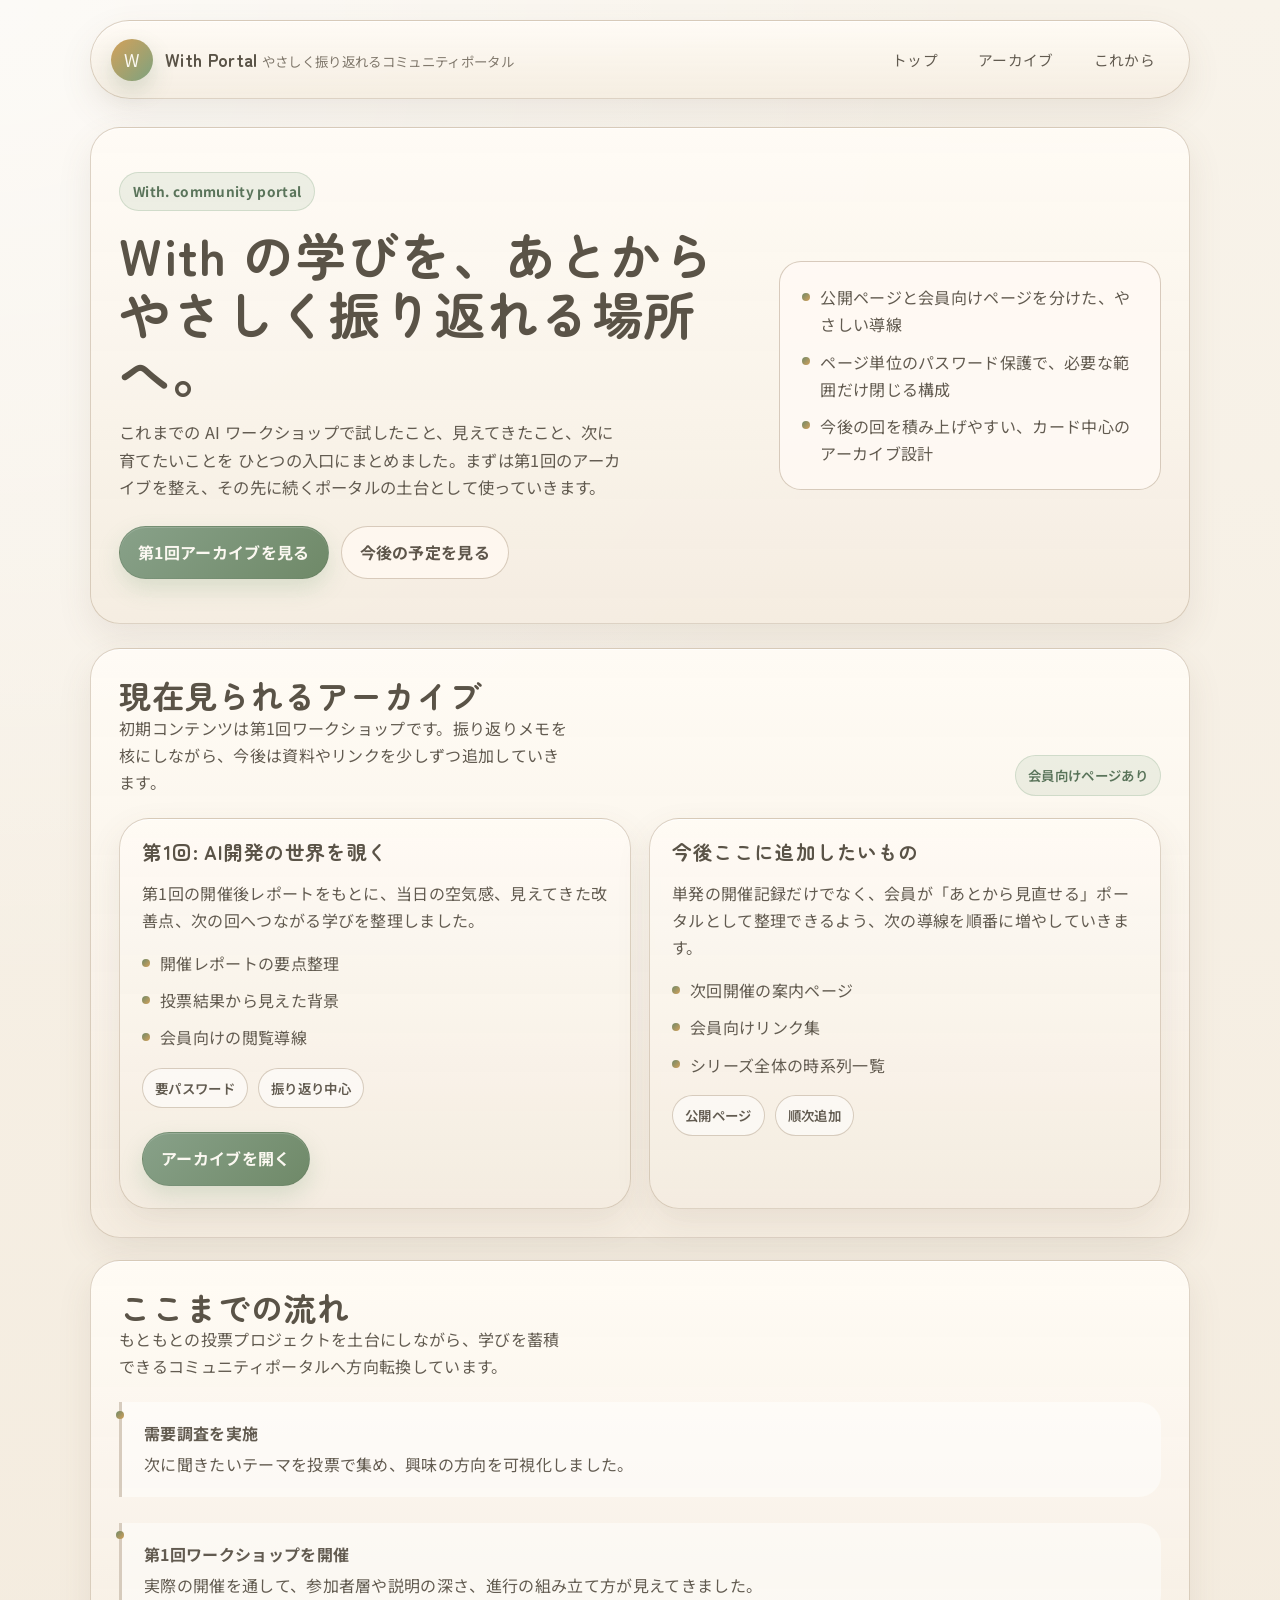
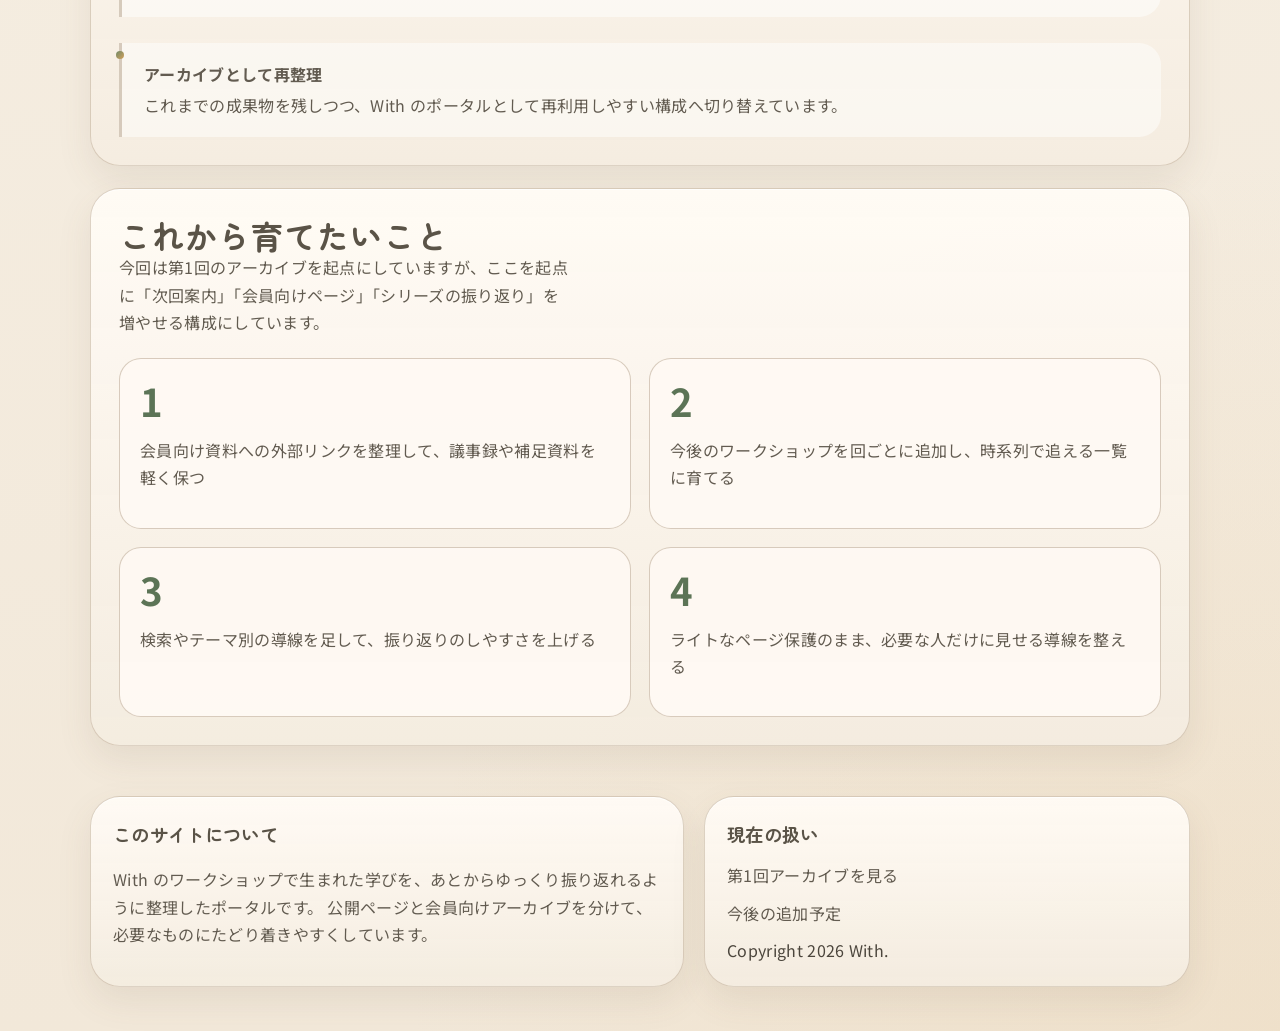
<file: site/index.html>
<!DOCTYPE html>
<html lang="ja">
  <head>
    <meta charset="UTF-8" />
    <meta name="viewport" content="width=device-width, initial-scale=1.0" />
    <title>With Portal</title>
    <meta
      name="description"
      content="With コミュニティのワークショップを振り返るためのポータルサイトです。第1回のアーカイブと、今後の展開方針をまとめています。"
    />
    <link rel="stylesheet" href="./assets/css/main.css" />
    <link rel="stylesheet" href="./assets/css/with-theme.css" />
    <script defer src="./assets/js/layout.js"></script>
  </head>
  <body data-base-path="./">
    <div class="page-shell">
      <div data-include="header"></div>

      <main class="container">
        <section class="hero">
          <div class="hero__grid">
            <div>
              <span class="eyebrow">With. community portal</span>
              <h1>With の学びを、あとからやさしく振り返れる場所へ。</h1>
              <p class="hero__lead">
                これまでの AI ワークショップで試したこと、見えてきたこと、次に育てたいことを
                ひとつの入口にまとめました。まずは第1回のアーカイブを整え、その先に続くポータルの土台として使っていきます。
              </p>
              <div class="hero__actions">
                <a class="btn-main" href="#archives">第1回アーカイブを見る</a>
                <a class="btn-secondary" href="#next">今後の予定を見る</a>
              </div>
            </div>

            <aside class="hero__aside" aria-label="ポータルの方針">
              <ul>
                <li>公開ページと会員向けページを分けた、やさしい導線</li>
                <li>ページ単位のパスワード保護で、必要な範囲だけ閉じる構成</li>
                <li>今後の回を積み上げやすい、カード中心のアーカイブ設計</li>
              </ul>
            </aside>
          </div>
        </section>

        <section class="section" id="archives">
          <div class="section-head">
            <div>
              <h2>現在見られるアーカイブ</h2>
              <p>
                初期コンテンツは第1回ワークショップです。振り返りメモを核にしながら、今後は資料やリンクを少しずつ追加していきます。
              </p>
            </div>
            <span class="chip-main">会員向けページあり</span>
          </div>

          <div class="card-grid">
            <article class="card">
              <h3>第1回: AI開発の世界を覗く</h3>
              <p>
                第1回の開催後レポートをもとに、当日の空気感、見えてきた改善点、次の回へつながる学びを整理しました。
              </p>
              <ul class="bullet-list">
                <li>開催レポートの要点整理</li>
                <li>投票結果から見えた背景</li>
                <li>会員向けの閲覧導線</li>
              </ul>
              <div class="card__meta">
                <span class="swatch-chip">要パスワード</span>
                <span class="swatch-chip">振り返り中心</span>
              </div>
              <div class="hero__actions">
                <a class="btn-main" href="./workshops/session-1.html">アーカイブを開く</a>
              </div>
            </article>

            <article class="card">
              <h3>今後ここに追加したいもの</h3>
              <p>
                単発の開催記録だけでなく、会員が「あとから見直せる」ポータルとして整理できるよう、次の導線を順番に増やしていきます。
              </p>
              <ul class="bullet-list">
                <li>次回開催の案内ページ</li>
                <li>会員向けリンク集</li>
                <li>シリーズ全体の時系列一覧</li>
              </ul>
              <div class="card__meta">
                <span class="swatch-chip">公開ページ</span>
                <span class="swatch-chip">順次追加</span>
              </div>
            </article>
          </div>
        </section>

        <section class="section">
          <div class="section-head">
            <div>
              <h2>ここまでの流れ</h2>
              <p>もともとの投票プロジェクトを土台にしながら、学びを蓄積できるコミュニティポータルへ方向転換しています。</p>
            </div>
          </div>

          <ol class="timeline">
            <li>
              <strong>需要調査を実施</strong>
              次に聞きたいテーマを投票で集め、興味の方向を可視化しました。
            </li>
            <li>
              <strong>第1回ワークショップを開催</strong>
              実際の開催を通して、参加者層や説明の深さ、進行の組み立て方が見えてきました。
            </li>
            <li>
              <strong>アーカイブとして再整理</strong>
              これまでの成果物を残しつつ、With のポータルとして再利用しやすい構成へ切り替えています。
            </li>
          </ol>
        </section>

        <section class="section" id="next">
          <div class="section-head">
            <div>
              <h2>これから育てたいこと</h2>
              <p>
                今回は第1回のアーカイブを起点にしていますが、ここを起点に「次回案内」「会員向けページ」「シリーズの振り返り」を増やせる構成にしています。
              </p>
            </div>
          </div>

          <div class="metric-grid">
            <article class="metric-card">
              <strong>1</strong>
              <p>会員向け資料への外部リンクを整理して、議事録や補足資料を軽く保つ</p>
            </article>
            <article class="metric-card">
              <strong>2</strong>
              <p>今後のワークショップを回ごとに追加し、時系列で追える一覧に育てる</p>
            </article>
            <article class="metric-card">
              <strong>3</strong>
              <p>検索やテーマ別の導線を足して、振り返りのしやすさを上げる</p>
            </article>
            <article class="metric-card">
              <strong>4</strong>
              <p>ライトなページ保護のまま、必要な人だけに見せる導線を整える</p>
            </article>
          </div>
        </section>
      </main>

      <div data-include="footer"></div>
    </div>
  </body>
</html>
</file>
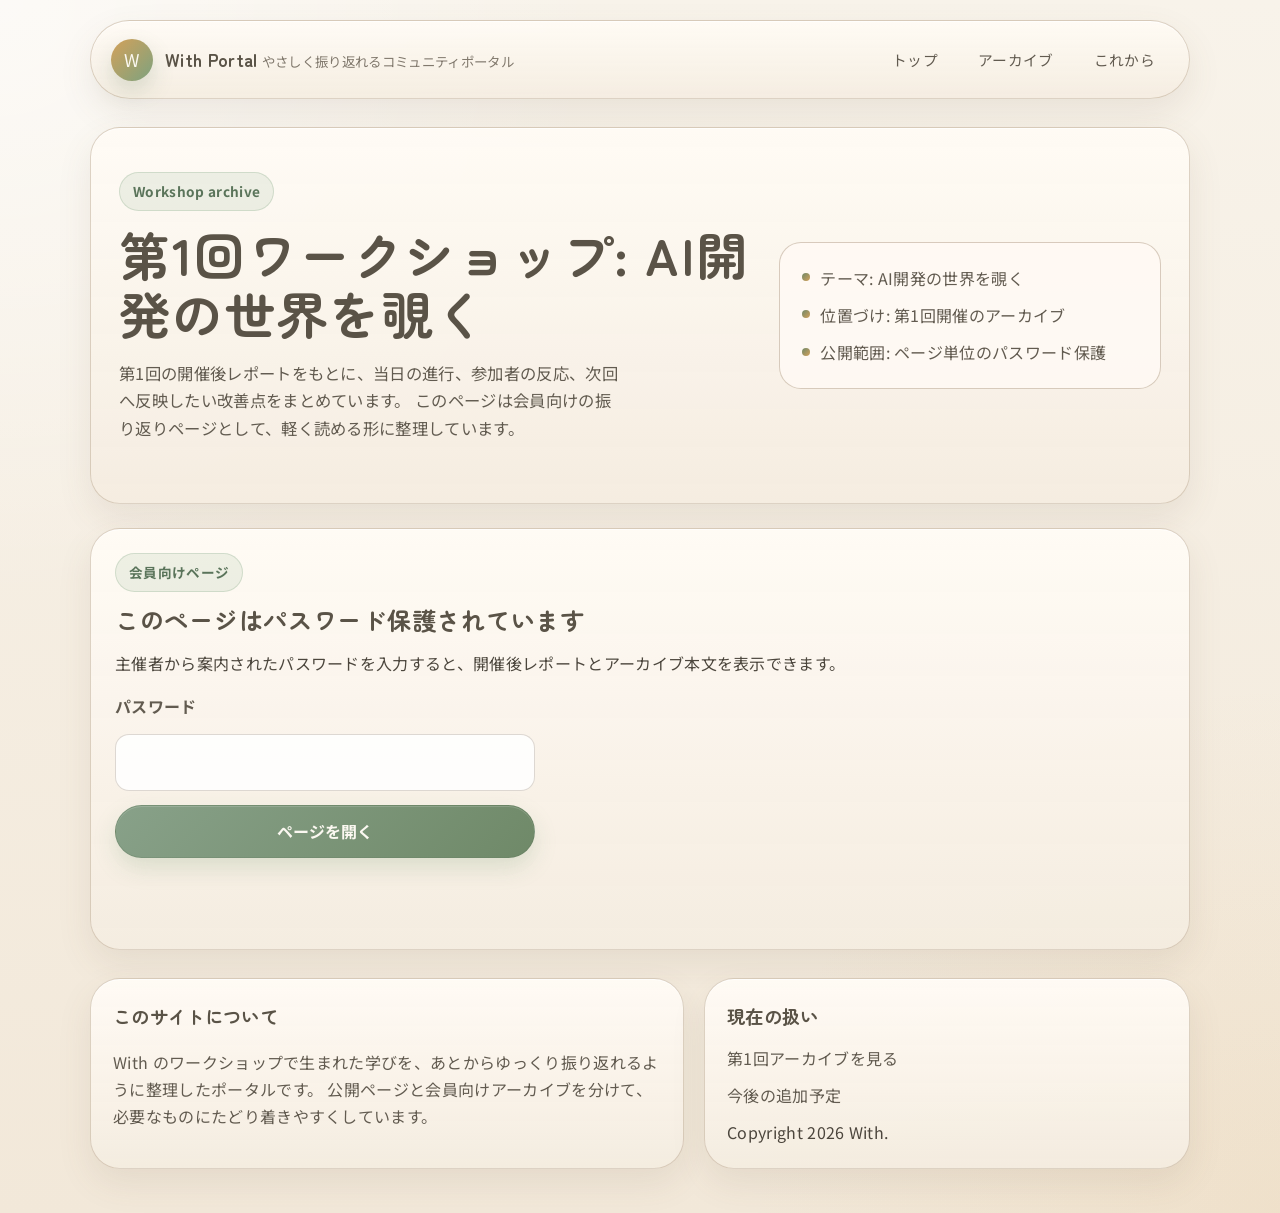
<file: site/workshops/session-1.html>
<!DOCTYPE html>
<html lang="ja">
  <head>
    <meta charset="UTF-8" />
    <meta name="viewport" content="width=device-width, initial-scale=1.0" />
    <title>With Portal | 第1回アーカイブ</title>
    <meta
      name="description"
      content="With 第1回ワークショップ「AI開発の世界を覗く」のアーカイブページです。開催後の振り返りと、次回へつながる学びをまとめています。"
    />
    <link rel="stylesheet" href="../assets/css/main.css" />
    <link rel="stylesheet" href="../assets/css/with-theme.css" />
    <script defer src="../assets/js/layout.js"></script>
    <script defer src="../assets/js/password-gate.js"></script>
  </head>
  <body data-base-path="../">
    <div class="page-shell">
      <div data-include="header"></div>

      <main class="container">
        <section class="hero">
          <div class="hero__grid">
            <div>
              <span class="eyebrow">Workshop archive</span>
              <h1>第1回ワークショップ: AI開発の世界を覗く</h1>
              <p class="hero__lead">
                第1回の開催後レポートをもとに、当日の進行、参加者の反応、次回へ反映したい改善点をまとめています。
                このページは会員向けの振り返りページとして、軽く読める形に整理しています。
              </p>
            </div>

            <aside class="hero__aside" aria-label="概要">
              <ul>
                <li>テーマ: AI開発の世界を覗く</li>
                <li>位置づけ: 第1回開催のアーカイブ</li>
                <li>公開範囲: ページ単位のパスワード保護</li>
              </ul>
            </aside>
          </div>
        </section>

        <section
          class="password-shell"
          data-password-gate
          data-password-hash="3a069e54b4c4dedbcb17a08608dbce68b7dfdcda45462fe67ae970f8779f625c"
          data-gate-key="with-session-1"
        >
          <section class="password-panel">
            <span class="eyebrow">会員向けページ</span>
            <h2>このページはパスワード保護されています</h2>
            <p>
              主催者から案内されたパスワードを入力すると、開催後レポートとアーカイブ本文を表示できます。
            </p>

            <form class="password-form">
              <label for="session-password">パスワード</label>
              <input
                id="session-password"
                type="password"
                name="password"
                autocomplete="current-password"
                data-password-input
              />
              <button class="btn-main" type="submit">ページを開く</button>
              <p class="password-status" data-password-status aria-live="polite"></p>
            </form>
          </section>

          <div class="protected-content" hidden>
            <section class="section">
              <div class="section-head">
                <div>
                  <h2>この回で見えたこと</h2>
                  <p>開催後レポートから、次回の設計にそのまま活かしたいポイントを抜き出しています。</p>
                </div>
              </div>

              <div class="card-grid">
                <article class="card">
                  <h3>進行面の学び</h3>
                  <ul class="bullet-list">
                    <li>やや説明中心になりやすかった</li>
                    <li>先に「できること」を見せてから逆引きで説明した方が伝わりやすい</li>
                    <li>細かい説明の前に到達イメージや実例を示す方がよい</li>
                  </ul>
                </article>

                <article class="card">
                  <h3>参加者層の見え方</h3>
                  <ul class="bullet-list">
                    <li>上級者もいるが、全体としては初心者寄り</li>
                    <li>PC リテラシーや前提知識の補助が必要だった</li>
                    <li>導入で「そもそも何か」を説明する時間が重要</li>
                  </ul>
                </article>
              </div>
            </section>

            <section class="section">
              <div class="section-head">
                <div>
                  <h2>次回へつなげる改善の方向</h2>
                  <p>今回の振り返りを、そのまま今後のシリーズ設計に反映できる形でまとめています。</p>
                </div>
              </div>

              <ol class="timeline">
                <li>
                  <strong>デモ先行に寄せる</strong>
                  先に完成イメージや実例を見せてから、必要な手順を逆引きで説明する流れへ寄せる。
                </li>
                <li>
                  <strong>シリーズ前提で育てる</strong>
                  単発で詰め込みすぎず、回をまたいで理解を積み上げられる設計にする。
                </li>
                <li>
                  <strong>初心者向け導入を厚くする</strong>
                  基礎用語や前提知識を最初に整え、参加しやすい入口を作る。
                </li>
              </ol>
            </section>

            <section class="section">
              <div class="section-head">
                <div>
                  <h2>投票結果の振り返り</h2>
                  <p>第1回に至るまでの興味関心の流れを、もとの投票結果から振り返れるようにしています。</p>
                </div>
              </div>

              <div class="table-wrap">
                <table>
                  <thead>
                    <tr>
                      <th>テーマ</th>
                      <th>票数</th>
                    </tr>
                  </thead>
                  <tbody>
                    <tr>
                      <td>AIでツールを作る</td>
                      <td>11</td>
                    </tr>
                    <tr>
                      <td>AI開発の世界を覗く</td>
                      <td>7</td>
                    </tr>
                    <tr>
                      <td>ChatGPTなどを仕事の相棒として使う</td>
                      <td>4</td>
                    </tr>
                    <tr>
                      <td>企業でのAI導入とMS Copilot</td>
                      <td>1</td>
                    </tr>
                  </tbody>
                </table>
              </div>
            </section>

            <section class="section">
              <div class="section-head">
                <div>
                  <h2>関連資料</h2>
                  <p>重いファイルはそのまま埋め込まず、軽く見られる導線を基本にしています。</p>
                </div>
              </div>

              <div class="card-grid">
                <article class="card">
                  <h3>開催後レポート</h3>
                  <p>
                    このページは `docs/reports/第1回ワークショップ_開催後レポート.md`
                    をもとに再構成しています。今後の正史へ昇格する前の、振り返りレーンの内容です。
                  </p>
                  <div class="card__meta">
                    <span class="swatch-chip">履歴・振り返り</span>
                    <span class="swatch-chip">要約反映済み</span>
                  </div>
                </article>

                <article class="card">
                  <h3>議事録 PDF</h3>
                  <p>
                    元の PDF は大きいため、いったんリポジトリ管理外のローカル保管へ移しています。
                    閲覧用には、共有されていた外部リンクから軽く参照できる形にしています。
                  </p>
                  <div class="alert-info">
                    公開側では軽い導線を優先し、PDF 本体は別保管にしています。
                  </div>
                  <div class="hero__actions">
                    <a
                      class="btn-secondary"
                      href="https://x.gd/i5m5n"
                      target="_blank"
                      rel="noreferrer"
                    >
                      議事録リンクを開く
                    </a>
                  </div>
                </article>
              </div>
            </section>
          </div>
        </section>
      </main>

      <div data-include="footer"></div>
    </div>
  </body>
</html>
</file>
<file: site/assets/css/main.css>
@import url("https://fonts.googleapis.com/css2?family=Noto+Sans+JP:wght@400;500;700&family=Zen+Maru+Gothic:wght@500;700&display=swap");

:root {
  --font-body:
    "Noto Sans JP",
    "Hiragino Sans",
    "Yu Gothic UI",
    "Yu Gothic",
    Meiryo,
    sans-serif;
  --font-heading:
    "Zen Maru Gothic",
    "Noto Sans JP",
    "Hiragino Sans",
    "Yu Gothic UI",
    "Yu Gothic",
    Meiryo,
    sans-serif;
  --bg: #f6f1e8;
  --bg-elevated: #efe6d9;
  --card: rgba(255, 252, 246, 0.92);
  --card-strong: #fffaf3;
  --card-hover: #f6ede2;
  --ink: #4b463f;
  --muted: #7d7467;
  --muted-strong: #5f584e;
  --accent: #748c6e;
  --accent-strong: #5c7456;
  --accent-soft: rgba(116, 140, 110, 0.16);
  --line: rgba(119, 101, 80, 0.16);
  --line-strong: rgba(119, 101, 80, 0.28);
  --danger: #ba6c60;
  --success: #5f8f67;
  --warning: #b58a4e;
  --info: #6e86a2;
  --button-text: #fbf8f1;
  --radius-sm: 14px;
  --radius-md: 22px;
  --radius-lg: 30px;
  --shadow-lg: 0 28px 72px rgba(92, 77, 59, 0.16);
  --shadow-md: 0 14px 34px rgba(92, 77, 59, 0.1);
}

*,
*::before,
*::after {
  box-sizing: border-box;
}

html {
  scroll-behavior: smooth;
}

body {
  margin: 0;
  font-family: var(--font-body);
  line-height: 1.7;
  letter-spacing: 0.02em;
  color: var(--ink);
  background-color: var(--bg);
  min-height: 100vh;
}

a {
  color: inherit;
  text-decoration: none;
}

img {
  max-width: 100%;
  display: block;
}

button,
input,
textarea,
select {
  font: inherit;
}

button {
  cursor: pointer;
}

.page-shell {
  position: relative;
  min-height: 100vh;
}

.container {
  width: min(1100px, calc(100% - 32px));
  margin: 0 auto;
}

.site-header,
.site-footer {
  position: relative;
  z-index: 1;
}

.site-header {
  padding: 20px 0 0;
}

.site-header__inner,
.site-footer__inner {
  width: min(1100px, calc(100% - 32px));
  margin: 0 auto;
}

.site-nav {
  display: flex;
  align-items: center;
  justify-content: space-between;
  gap: 20px;
  padding: 16px 20px;
  border: 1px solid var(--line);
  border-radius: 999px;
  background: rgba(255, 250, 243, 0.82);
  box-shadow: var(--shadow-md);
  backdrop-filter: blur(10px);
}

.site-brand {
  display: inline-flex;
  align-items: center;
  gap: 12px;
  min-width: 0;
}

.site-brand__mark {
  display: grid;
  place-items: center;
  width: 42px;
  height: 42px;
  border-radius: 50%;
  background: linear-gradient(135deg, #d9ab65, #738d6d);
  color: var(--button-text);
  font-size: 1.1rem;
  box-shadow: 0 10px 22px rgba(111, 137, 104, 0.24);
}

.site-brand__name {
  font-family: var(--font-heading);
  font-size: 1.1rem;
  font-weight: 700;
}

.site-brand__tagline {
  color: var(--muted);
  font-size: 0.84rem;
}

.site-nav__links {
  display: flex;
  flex-wrap: wrap;
  justify-content: flex-end;
  gap: 12px;
}

.site-nav__links a {
  padding: 10px 14px;
  color: var(--muted-strong);
  font-size: 0.92rem;
  border-radius: 999px;
}

.site-nav__links a:hover,
.site-nav__links a:focus-visible {
  background: var(--accent-soft);
  outline: none;
}

.hero,
.section,
.card,
.password-panel {
  position: relative;
  z-index: 1;
  border: 1px solid var(--line);
  border-radius: var(--radius-lg);
  background: var(--card);
  box-shadow: var(--shadow-md);
}

.hero {
  margin: 28px auto 24px;
  padding: 44px 28px;
}

.hero__grid {
  display: grid;
  grid-template-columns: minmax(0, 1.25fr) minmax(260px, 0.75fr);
  gap: 24px;
  align-items: center;
}

.eyebrow {
  display: inline-flex;
  align-items: center;
  gap: 8px;
  padding: 0.42rem 0.82rem;
  border: 1px solid var(--line);
  border-radius: 999px;
  background: var(--accent-soft);
  color: var(--accent-strong);
  font-size: 0.85rem;
  font-weight: 700;
}

.hero h1,
.section h2,
.card h3,
.password-panel h2 {
  margin: 14px 0 12px;
  font-family: var(--font-heading);
  line-height: 1.16;
  letter-spacing: 0.03em;
  color: var(--muted-strong);
}

.hero h1 {
  font-size: clamp(2rem, 4vw, 3.4rem);
}

.hero p,
.section p,
.card p,
.site-footer p,
.site-footer li,
.meta-list dd,
.metric-card p {
  color: var(--muted-strong);
}

.hero__lead {
  font-size: 1.02rem;
  max-width: 56ch;
}

.hero__actions {
  display: flex;
  flex-wrap: wrap;
  gap: 12px;
  margin-top: 24px;
}

.hero__aside {
  padding: 22px;
  border: 1px solid var(--line);
  border-radius: var(--radius-md);
  background: var(--card-strong);
}

.hero__aside ul,
.bullet-list,
.timeline,
.mini-list,
.meta-list {
  margin: 0;
  padding: 0;
  list-style: none;
}

.hero__aside li,
.bullet-list li,
.timeline li,
.mini-list li {
  position: relative;
  padding-left: 18px;
  color: var(--muted-strong);
}

.hero__aside li + li,
.bullet-list li + li,
.timeline li + li,
.mini-list li + li {
  margin-top: 10px;
}

.hero__aside li::before,
.bullet-list li::before,
.timeline li::before,
.mini-list li::before {
  content: "";
  position: absolute;
  left: 0;
  top: 0.78em;
  width: 8px;
  height: 8px;
  border-radius: 50%;
  background: linear-gradient(135deg, var(--accent), #d3a15a);
  transform: translateY(-50%);
}

.section {
  margin-bottom: 22px;
  padding: 28px;
}

.section-head {
  display: flex;
  justify-content: space-between;
  align-items: flex-end;
  gap: 16px;
  margin-bottom: 22px;
}

.section-head h2 {
  margin: 0;
  font-size: clamp(1.45rem, 3vw, 2rem);
}

.section-head p {
  margin: 0;
  max-width: 50ch;
}

.card-grid,
.metric-grid,
.timeline-grid {
  display: grid;
  grid-template-columns: repeat(2, minmax(0, 1fr));
  gap: 18px;
}

.card {
  padding: 22px;
}

.card h3 {
  margin-top: 0;
  font-size: 1.22rem;
}

.card__meta {
  display: flex;
  flex-wrap: wrap;
  gap: 10px;
  margin-top: 16px;
}

.chip-main,
.swatch-chip,
.chip-outline {
  display: inline-flex;
  align-items: center;
  gap: 8px;
  padding: 8px 12px;
  border-radius: 999px;
  border: 1px solid var(--line);
  background: rgba(255, 255, 255, 0.56);
  color: var(--muted-strong);
  font-size: 0.84rem;
  font-weight: 600;
}

.chip-main {
  background: var(--accent-soft);
  color: var(--accent-strong);
  border-color: rgba(111, 137, 104, 0.26);
}

.metric-card {
  padding: 20px;
  border-radius: var(--radius-md);
  border: 1px solid var(--line);
  background: var(--card-strong);
}

.metric-card strong {
  display: block;
  margin-bottom: 4px;
  font-size: clamp(1.5rem, 3vw, 2.4rem);
  line-height: 1.1;
  color: var(--accent-strong);
}

.timeline {
  display: grid;
  gap: 16px;
}

.timeline li {
  padding: 18px 18px 18px 22px;
  border-left: 3px solid rgba(111, 137, 104, 0.38);
  background: rgba(255, 255, 255, 0.48);
  border-radius: 0 var(--radius-md) var(--radius-md) 0;
}

.timeline li::before {
  left: -6px;
}

.timeline strong {
  display: block;
  margin-bottom: 4px;
  color: var(--muted-strong);
}

.table-wrap {
  overflow-x: auto;
  border: 1px solid var(--line);
  border-radius: var(--radius-md);
}

table {
  width: 100%;
  border-collapse: collapse;
}

th,
td {
  padding: 14px 16px;
  text-align: left;
}

thead {
  background: rgba(111, 137, 104, 0.08);
}

tbody tr + tr {
  border-top: 1px solid var(--line);
}

.btn-main,
.btn-secondary,
.btn-ghost {
  display: inline-flex;
  align-items: center;
  justify-content: center;
  gap: 8px;
  min-height: 46px;
  padding: 12px 18px;
  border-radius: 999px;
  border: 1px solid transparent;
  font-weight: 700;
  transition:
    transform 180ms ease,
    box-shadow 180ms ease,
    background 180ms ease,
    border-color 180ms ease;
}

.btn-main:hover,
.btn-secondary:hover,
.btn-ghost:hover,
.btn-main:focus-visible,
.btn-secondary:focus-visible,
.btn-ghost:focus-visible {
  transform: translateY(-1px);
  outline: none;
}

.btn-main {
  background: linear-gradient(135deg, var(--accent), var(--accent-strong));
  color: var(--button-text);
  box-shadow: 0 10px 22px rgba(111, 137, 104, 0.24);
}

.btn-secondary {
  background: rgba(255, 249, 241, 0.88);
  color: var(--muted-strong);
  border-color: var(--line-strong);
}

.btn-ghost {
  background: transparent;
  color: var(--muted-strong);
  border-color: var(--line);
}

.alert,
.alert-info,
.alert-success,
.alert-warning,
.alert-danger {
  padding: 16px 18px;
  border-radius: var(--radius-md);
  border: 1px solid var(--line);
}

.alert-info {
  background: rgba(110, 134, 162, 0.12);
  border-color: rgba(110, 134, 162, 0.24);
  color: #556680;
}

.alert-success {
  background: rgba(95, 143, 103, 0.12);
  border-color: rgba(95, 143, 103, 0.24);
  color: #4d7351;
}

.alert-warning {
  background: rgba(181, 138, 78, 0.14);
  border-color: rgba(181, 138, 78, 0.24);
  color: #7a5f32;
}

.alert-danger {
  background: rgba(186, 108, 96, 0.12);
  border-color: rgba(186, 108, 96, 0.24);
  color: #874d45;
}

.password-shell {
  display: grid;
  gap: 24px;
}

.password-panel {
  padding: 24px;
}

.password-form {
  display: grid;
  gap: 14px;
  max-width: 420px;
}

.password-form label {
  font-weight: 700;
  color: var(--muted-strong);
}

.password-form input {
  width: 100%;
  padding: 14px 16px;
  border-radius: var(--radius-sm);
  border: 1px solid var(--line-strong);
  background: rgba(255, 255, 255, 0.86);
  color: var(--ink);
}

.password-form input:focus {
  border-color: rgba(111, 137, 104, 0.42);
  outline: none;
  box-shadow: 0 0 0 4px rgba(111, 137, 104, 0.12);
}

.password-status {
  min-height: 1.6em;
  font-size: 0.92rem;
  color: var(--muted);
}

.protected-content[hidden] {
  display: none !important;
}

.footer-grid {
  display: grid;
  grid-template-columns: 1.1fr 0.9fr;
  gap: 20px;
  padding: 28px 0 44px;
}

.site-footer__panel {
  padding: 22px;
  border: 1px solid var(--line);
  border-radius: var(--radius-lg);
  background: rgba(255, 251, 245, 0.84);
  box-shadow: var(--shadow-md);
}

.site-footer__panel h2 {
  margin-top: 0;
  margin-bottom: 12px;
  font-family: var(--font-heading);
  color: var(--muted-strong);
  font-size: 1.15rem;
}

.site-footer__links {
  display: grid;
  gap: 10px;
}

.site-footer__links a {
  display: inline-flex;
  align-items: center;
  gap: 8px;
  color: var(--muted-strong);
}

.meta-list {
  display: grid;
  grid-template-columns: repeat(2, minmax(0, 1fr));
  gap: 14px;
}

.meta-list dt {
  font-size: 0.8rem;
  color: var(--muted);
  margin-bottom: 4px;
}

.meta-list dd {
  margin: 0;
  font-weight: 600;
}

.visually-hidden {
  position: absolute;
  width: 1px;
  height: 1px;
  padding: 0;
  margin: -1px;
  overflow: hidden;
  clip: rect(0, 0, 0, 0);
  border: 0;
}

@media (max-width: 880px) {
  .hero__grid,
  .card-grid,
  .metric-grid,
  .timeline-grid,
  .footer-grid,
  .meta-list {
    grid-template-columns: 1fr;
  }

  .site-nav {
    border-radius: 28px;
    flex-direction: column;
    align-items: stretch;
  }

  .site-nav__links {
    justify-content: flex-start;
  }

  .section-head {
    align-items: flex-start;
    flex-direction: column;
  }
}

@media (max-width: 640px) {
  .container,
  .site-header__inner,
  .site-footer__inner {
    width: min(100% - 24px, 1100px);
  }

  .hero {
    margin-top: 20px;
    padding: 30px 18px;
  }

  .section,
  .card,
  .password-panel,
  .site-footer__panel {
    padding: 20px;
  }

  .hero__actions,
  .card__meta {
    flex-direction: column;
    align-items: stretch;
  }

  .btn-main,
  .btn-secondary,
  .btn-ghost {
    width: 100%;
  }

  th,
  td {
    padding: 12px;
  }
}
</file>
<file: site/assets/css/with-theme.css>
:root {
  --bg: #f4efe5;
  --bg-elevated: #ede3d4;
  --card: #fbf6ee;
  --card-strong: #fffaf3;
  --card-hover: #f3eadc;
  --ink: #4c463d;
  --muted: #81796d;
  --muted-strong: #625b50;
  --accent: #6f8968;
  --accent-strong: #5c7456;
  --accent-soft: rgba(111, 137, 104, 0.14);
  --line: rgba(118, 98, 75, 0.14);
  --line-strong: rgba(118, 98, 75, 0.24);
  --danger: #b9685c;
  --success: #5f8f67;
  --warning: #b98a45;
  --info: #6d82a2;
  --button-text: #fbf8f1;
  --radius-sm: 14px;
  --radius-md: 22px;
  --radius-lg: 30px;
  --shadow-lg: 0 32px 72px rgba(107, 91, 71, 0.16);
  --shadow-md: 0 14px 34px rgba(107, 91, 71, 0.1);
}

body {
  background:
    radial-gradient(circle at top left, rgba(255, 255, 255, 0.62), transparent 34%),
    radial-gradient(circle at bottom right, rgba(216, 168, 95, 0.12), transparent 30%),
    linear-gradient(180deg, #f8f3ea 0%, #f2e8d9 100%);
}

body::before {
  content: "";
  position: fixed;
  inset: 0;
  pointer-events: none;
  opacity: 0.18;
  background-image: radial-gradient(#d7cebf 0.7px, transparent 0.7px);
  background-size: 18px 18px;
}

.hero,
.section,
.card,
.password-panel,
.site-nav,
.site-footer__panel {
  border-color: rgba(181, 162, 138, 0.46);
  background: linear-gradient(180deg, rgba(255, 251, 245, 0.96), rgba(244, 236, 224, 0.92));
  box-shadow:
    inset 0 1px 0 rgba(255, 255, 255, 0.78),
    var(--shadow-md);
}

.hero h1,
.section h2,
.card h3,
.password-panel h2,
.site-footer__panel h2,
.site-brand__name {
  color: #5a5347;
}

.eyebrow,
.chip-main {
  border-color: rgba(125, 162, 127, 0.26);
  background: rgba(125, 162, 127, 0.13);
  color: #5a745a;
}

.site-brand__mark {
  background: linear-gradient(135deg, #d3a15a, #7da27f);
}

.btn-main {
  border-color: rgba(92, 116, 86, 0.28);
  background: linear-gradient(135deg, #88a189, #6f8968);
  box-shadow:
    inset 0 1px 0 rgba(255, 255, 255, 0.16),
    0 10px 22px rgba(125, 162, 127, 0.24);
}

.btn-secondary {
  border-color: rgba(181, 162, 138, 0.52);
  background: rgba(255, 249, 241, 0.88);
  color: #5e564b;
}

.btn-ghost {
  border-color: rgba(181, 162, 138, 0.42);
  color: #71685c;
}

.hero__aside,
.metric-card {
  border-color: rgba(181, 162, 138, 0.52);
  background: rgba(255, 250, 244, 0.9);
}

.timeline li,
.chip-outline,
.swatch-chip,
.table-wrap {
  border-color: rgba(181, 162, 138, 0.52);
}

.table-wrap {
  background: rgba(255, 250, 244, 0.9);
}

thead {
  background: rgba(125, 162, 127, 0.08);
}

tbody tr:nth-child(even) {
  background: rgba(118, 98, 75, 0.03);
}

.alert-info {
  border-color: rgba(109, 130, 162, 0.24);
  background: rgba(109, 130, 162, 0.12);
  color: #546680;
}

.alert-success {
  border-color: rgba(95, 143, 103, 0.22);
  background: rgba(95, 143, 103, 0.12);
  color: #4f7154;
}

.alert-warning {
  border-color: rgba(185, 138, 69, 0.24);
  background: rgba(185, 138, 69, 0.14);
  color: #7a5e31;
}

.alert-danger {
  border-color: rgba(185, 104, 92, 0.24);
  background: rgba(185, 104, 92, 0.12);
  color: #874c44;
}

.password-form input:focus {
  background: #fffaf3;
}
</file>
